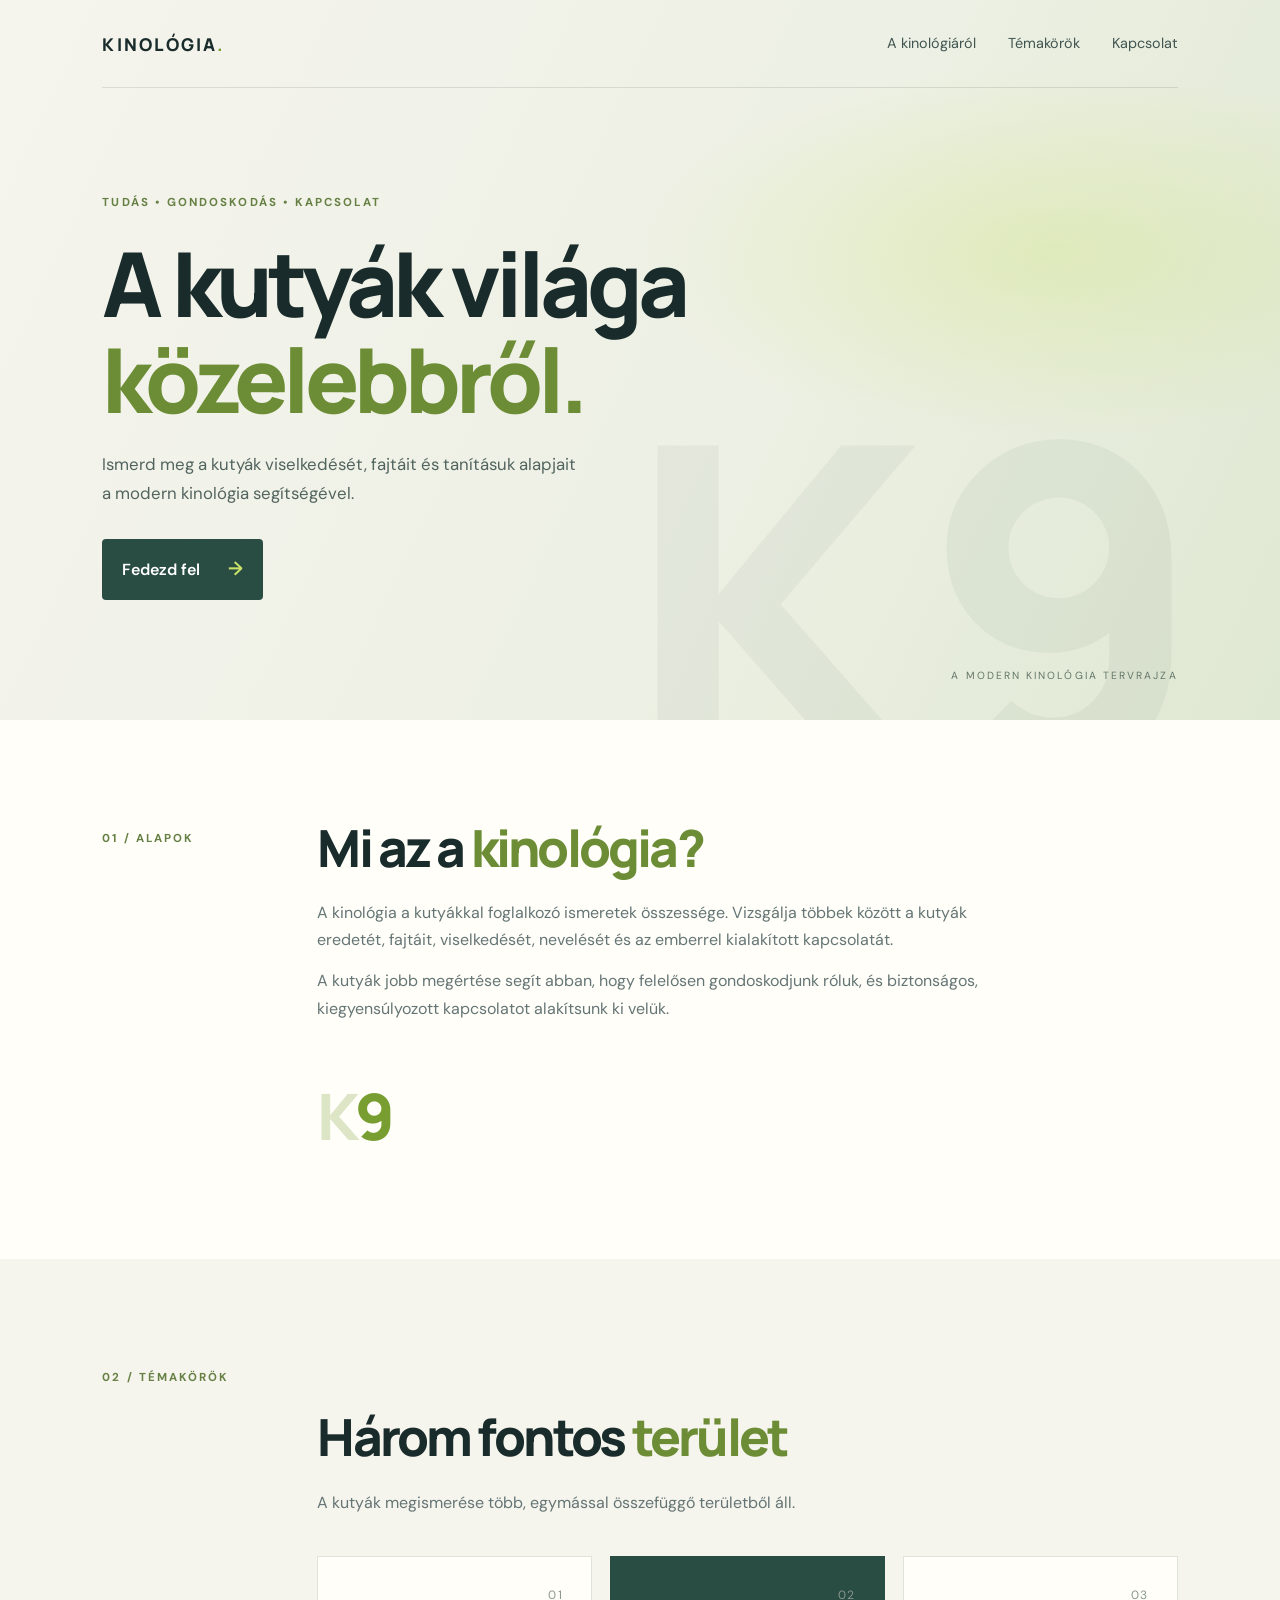
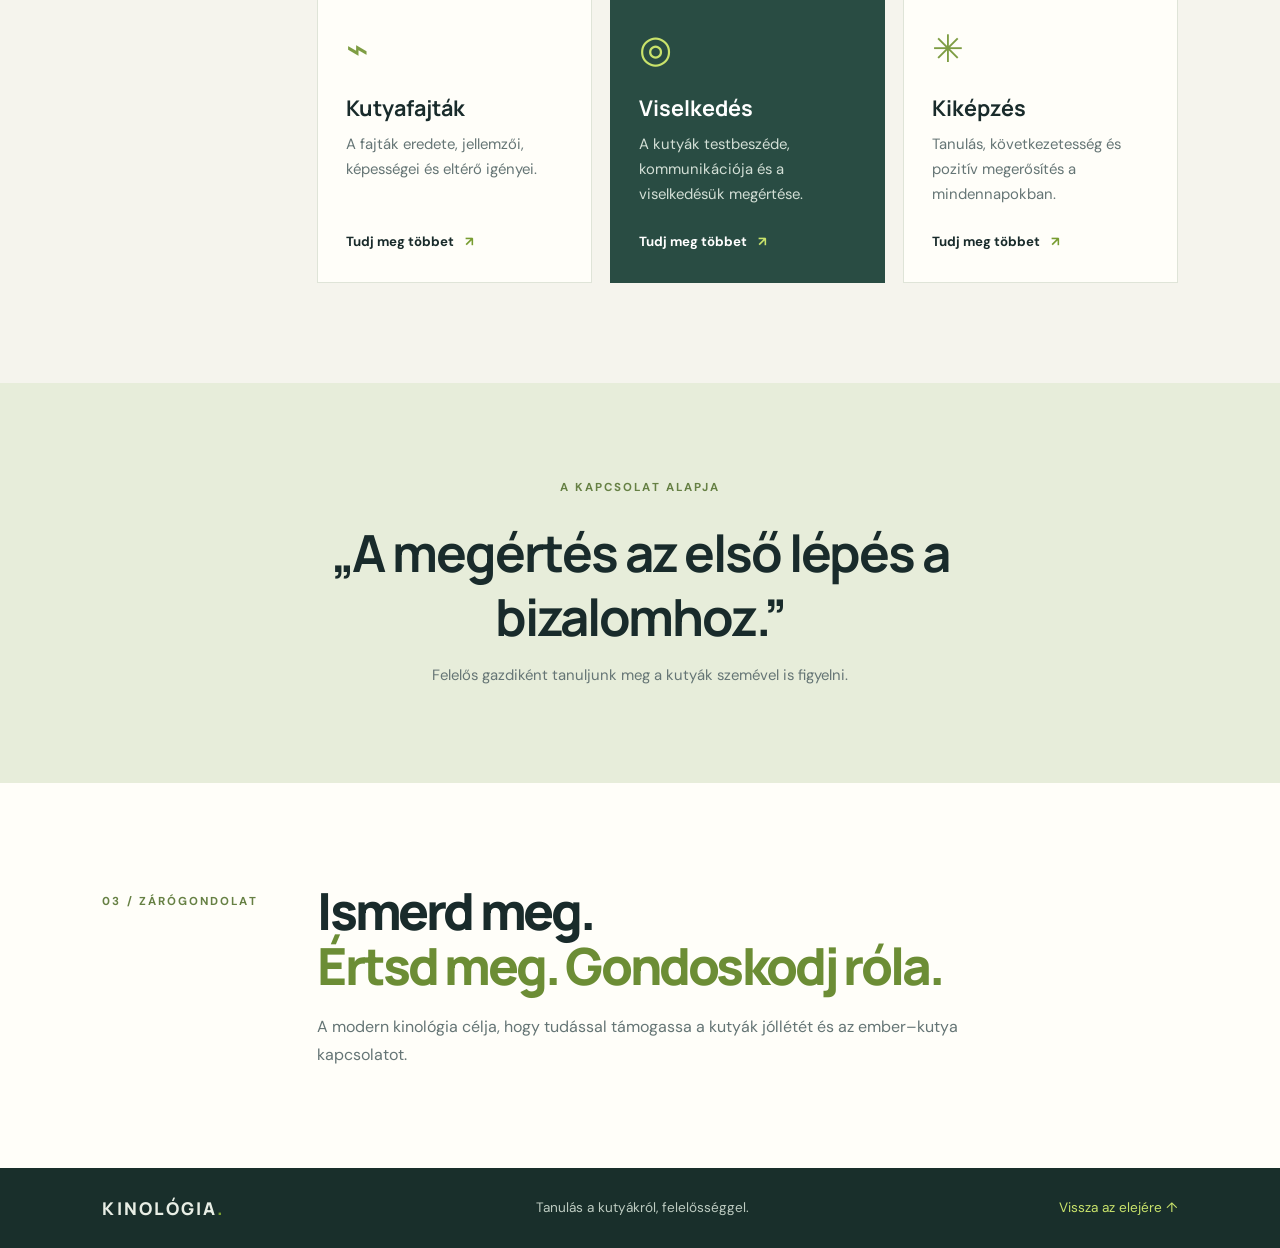
<file: index.html>
<!DOCTYPE html>
<html lang="hu">
<head>
  <meta charset="UTF-8">
  <meta name="viewport" content="width=device-width, initial-scale=1.0">
  <title>A modern kinológia</title>
  <link rel="stylesheet" href="style.css">
</head>
<body>
  <header class="hero" id="kezdolap">
    <nav class="navbar">
      <a class="logo" href="#kezdolap">KINOLÓGIA<span>.</span></a>
      <div class="nav-links">
        <a href="#rolunk">A kinológiáról</a>
        <a href="#temak">Témakörök</a>
        <a href="#kapcsolat">Kapcsolat</a>
      </div>
    </nav>

    <div class="hero-content">
      <p class="eyebrow">TUDÁS • GONDOSKODÁS • KAPCSOLAT</p>
      <h1>A kutyák világa<br><span>közelebbről.</span></h1>
      <p class="hero-text">
        Ismerd meg a kutyák viselkedését, fajtáit és tanításuk alapjait
        a modern kinológia segítségével.
      </p>
      <a class="button" href="#rolunk">Fedezd fel <span>→</span></a>
    </div>
    <div class="hero-label">A MODERN KINOLÓGIA TERVRAJZA</div>
  </header>

  <main>
    <section class="intro section" id="rolunk">
      <div class="section-mark">01 / ALAPOK</div>
      <div>
        <h2>Mi az a <span>kinológia?</span></h2>
        <p>
          A kinológia a kutyákkal foglalkozó ismeretek összessége.
          Vizsgálja többek között a kutyák eredetét, fajtáit, viselkedését,
          nevelését és az emberrel kialakított kapcsolatát.
        </p>
        <p>
          A kutyák jobb megértése segít abban, hogy felelősen gondoskodjunk
          róluk, és biztonságos, kiegyensúlyozott kapcsolatot alakítsunk ki velük.
        </p>
      </div>
      <div class="intro-number">K<span>9</span></div>
    </section>

    <section class="topics section" id="temak">
      <div class="section-mark">02 / TÉMAKÖRÖK</div>
      <div class="section-heading">
        <h2>Három fontos <span>terület</span></h2>
        <p>A kutyák megismerése több, egymással összefüggő területből áll.</p>
      </div>

      <div class="card-grid">
        <article class="topic-card">
          <div class="card-number">01</div>
          <div class="card-icon">⌁</div>
          <h3>Kutyafajták</h3>
          <p>A fajták eredete, jellemzői, képességei és eltérő igényei.</p>
          <a href="#kapcsolat">Tudj meg többet <span>↗</span></a>
        </article>

        <article class="topic-card featured">
          <div class="card-number">02</div>
          <div class="card-icon">◎</div>
          <h3>Viselkedés</h3>
          <p>A kutyák testbeszéde, kommunikációja és a viselkedésük megértése.</p>
          <a href="#kapcsolat">Tudj meg többet <span>↗</span></a>
        </article>

        <article class="topic-card">
          <div class="card-number">03</div>
          <div class="card-icon">✳</div>
          <h3>Kiképzés</h3>
          <p>Tanulás, következetesség és pozitív megerősítés a mindennapokban.</p>
          <a href="#kapcsolat">Tudj meg többet <span>↗</span></a>
        </article>
      </div>
    </section>

    <section class="quote-section">
      <p class="eyebrow">A KAPCSOLAT ALAPJA</p>
      <blockquote>„A megértés az első lépés a bizalomhoz.”</blockquote>
      <p class="quote-caption">Felelős gazdiként tanuljunk meg a kutyák szemével is figyelni.</p>
    </section>

    <section class="contact section" id="kapcsolat">
      <div class="section-mark">03 / ZÁRÓGONDOLAT</div>
      <div>
        <h2>Ismerd meg.<br><span>Értsd meg. Gondoskodj róla.</span></h2>
        <p>
          A modern kinológia célja, hogy tudással támogassa a kutyák
          jóllétét és az ember–kutya kapcsolatot.
        </p>
      </div>
    </section>
  </main>

  <footer>
    <a class="logo" href="#kezdolap">KINOLÓGIA<span>.</span></a>
    <p>Tanulás a kutyákról, felelősséggel.</p>
    <a href="#kezdolap" class="back-top">Vissza az elejére ↑</a>
  </footer>
</body>
</html>
</file>
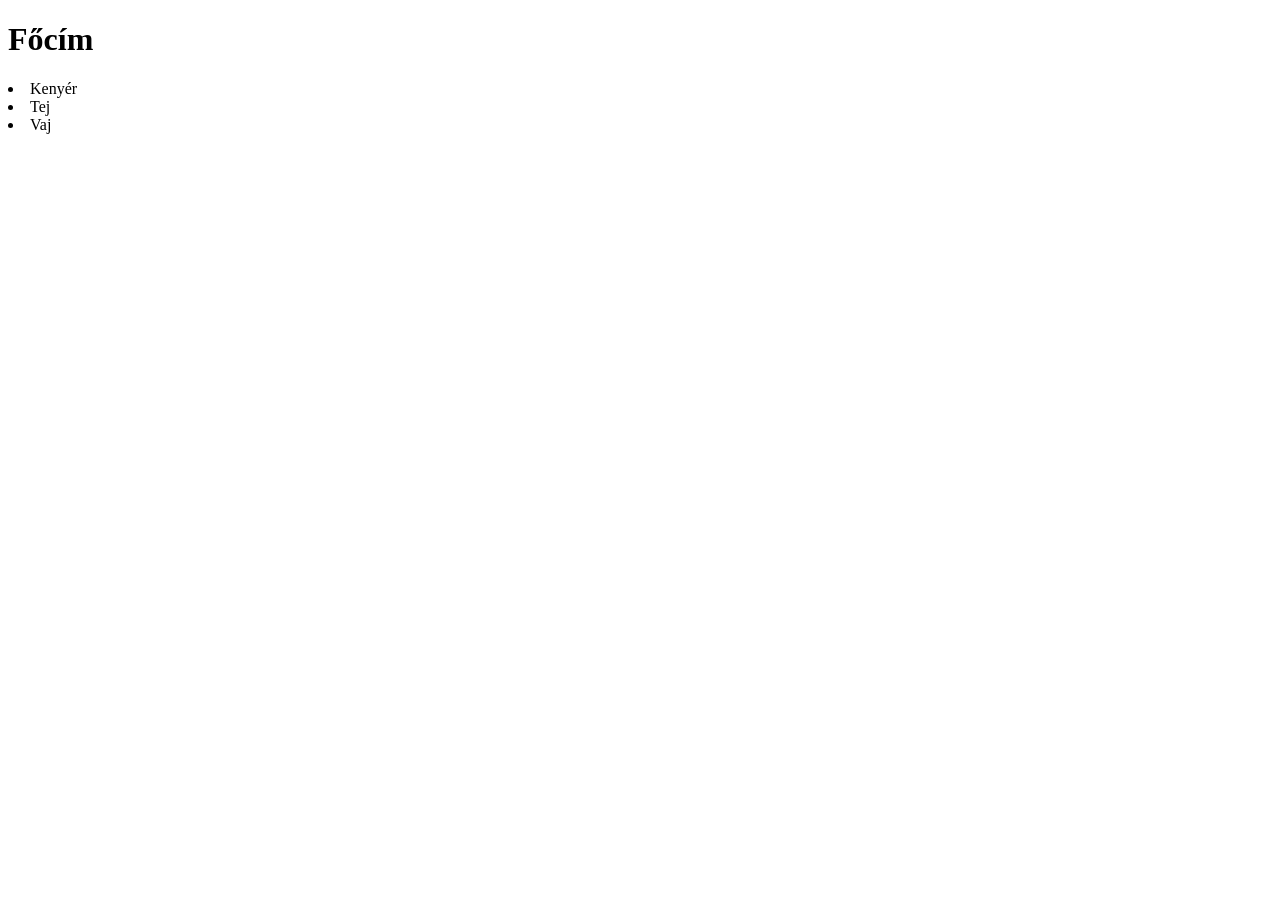
<file: asd.html>
<!DOCTYPE html>
<html lang="hu">
<head>
    <meta charset="UTF-8">
    <meta name="viewport" content="width=device-width, initial-scale=1.0">
    <title>Document</title>
</head>
<body>
    <h1> Főcím </h1>
    <li>Kenyér<li>Tej<li>Vaj</li>
</body>
</html>
</file>
<file: style.css>
@import url('https://fonts.googleapis.com/css2?family=DM+Sans:wght@400;500;600;700&family=Manrope:wght@400;500;600;700;800&display=swap');

:root {
  --ink: #192b2b;
  --muted: #657575;
  --cream: #f5f4ed;
  --paper: #fffef9;
  --green: #c9e36b;
  --deep-green: #294c43;
  --line: #dfe4d8;
}

* {
  box-sizing: border-box;
  margin: 0;
  padding: 0;
}

html { scroll-behavior: smooth; }

body {
  background: var(--paper);
  color: var(--ink);
  font-family: 'DM Sans', sans-serif;
  line-height: 1.7;
}

a { color: inherit; text-decoration: none; }

.hero {
  min-height: 660px;
  position: relative;
  overflow: hidden;
  background:
    radial-gradient(ellipse at 82% 35%, rgba(201, 227, 107, .30), transparent 28%),
    linear-gradient(115deg, #f5f4ed 0%, #edf0e4 58%, #dfe8d2 100%);
  padding: 0 8%;
}

.hero::after {
  content: "K9";
  position: absolute;
  right: 6%;
  bottom: -100px;
  color: rgba(41, 76, 67, .055);
  font: 800 clamp(250px, 35vw, 520px)/1 'Manrope', sans-serif;
  pointer-events: none;
}

.navbar {
  min-height: 88px;
  display: flex;
  justify-content: space-between;
  align-items: center;
  gap: 28px;
  border-bottom: 1px solid rgba(25, 43, 43, .12);
  position: relative;
  z-index: 1;
}

.logo {
  font: 800 1.1rem 'Manrope', sans-serif;
  letter-spacing: .12em;
}

.logo span { color: #789d31; }

.nav-links { display: flex; gap: 32px; }
.nav-links a {
  color: #405450;
  font-size: .9rem;
  transition: color .2s;
}
.nav-links a:hover { color: #789d31; }

.hero-content {
  position: relative;
  z-index: 1;
  max-width: 650px;
  padding: 105px 0 120px;
}

.eyebrow, .section-mark {
  font-size: .72rem;
  font-weight: 700;
  letter-spacing: .18em;
  color: #668044;
}

.hero h1, h2 {
  font-family: 'Manrope', sans-serif;
  font-weight: 800;
  letter-spacing: -.055em;
  line-height: 1.08;
}

.hero h1 {
  font-size: clamp(3.2rem, 7vw, 6rem);
  margin: 22px 0;
}

.hero h1 span, h2 span { color: #6c8d35; }

.hero-text {
  max-width: 475px;
  color: #52645f;
  font-size: 1.05rem;
  margin-bottom: 32px;
}

.button {
  display: inline-flex;
  align-items: center;
  gap: 28px;
  background: var(--deep-green);
  color: white;
  border-radius: 4px;
  padding: 14px 20px;
  font-weight: 600;
  transition: transform .2s, background .2s;
}
.button:hover { transform: translateY(-3px); background: #3d6658; }
.button span { color: var(--green); font-size: 1.2rem; }

.hero-label {
  position: absolute;
  right: 8%;
  bottom: 35px;
  z-index: 1;
  font-size: .65rem;
  letter-spacing: .2em;
  color: #64766a;
}

.section {
  padding: 100px 8%;
  display: grid;
  grid-template-columns: 180px 1fr;
  gap: 35px;
}

.intro { align-items: start; }
.section-mark { padding-top: 9px; white-space: nowrap; }

h2 {
  font-size: clamp(2.2rem, 4vw, 3.5rem);
  margin-bottom: 24px;
}

.intro p, .contact p {
  max-width: 690px;
  color: var(--muted);
  margin-top: 14px;
}

.intro-number {
  grid-column: 2;
  margin-top: 15px;
  font: 800 4rem 'Manrope', sans-serif;
  color: #dce6c6;
  letter-spacing: -.08em;
}
.intro-number span { color: #789d31; }

.topics {
  display: block;
  background: var(--cream);
}
.section-heading { margin: 22px 0 40px 215px; }
.section-heading p { color: var(--muted); }

.card-grid {
  margin-left: 215px;
  display: grid;
  grid-template-columns: repeat(3, minmax(0, 1fr));
  gap: 18px;
}

.topic-card {
  min-height: 300px;
  padding: 28px;
  background: var(--paper);
  border: 1px solid var(--line);
  display: flex;
  flex-direction: column;
  align-items: flex-start;
  transition: transform .25s, box-shadow .25s;
}
.topic-card:hover {
  transform: translateY(-6px);
  box-shadow: 0 15px 35px rgba(25, 43, 43, .08);
}
.topic-card.featured {
  background: var(--deep-green);
  color: white;
  border-color: var(--deep-green);
}
.card-number {
  align-self: flex-end;
  color: #89978d;
  font-size: .75rem;
  letter-spacing: .12em;
}
.card-icon {
  font-size: 2.4rem;
  color: #7e9d43;
  margin: 12px 0 10px;
}
.featured .card-icon { color: var(--green); }
.topic-card h3 {
  font: 700 1.35rem 'Manrope', sans-serif;
  margin-bottom: 10px;
}
.topic-card p { color: var(--muted); font-size: .93rem; }
.featured p { color: #d3dfd6; }
.topic-card a {
  margin-top: auto;
  padding-top: 24px;
  font-size: .83rem;
  font-weight: 700;
}
.topic-card a span { color: #789d31; margin-left: 8px; }
.featured a span { color: var(--green); }

.quote-section {
  padding: 95px 8%;
  text-align: center;
  background: #e7edda;
}
.quote-section blockquote {
  max-width: 850px;
  margin: 22px auto 15px;
  font: 700 clamp(1.8rem, 4vw, 3.2rem)/1.25 'Manrope', sans-serif;
  letter-spacing: -.04em;
}
.quote-caption { color: var(--muted); font-size: .93rem; }

.contact { background: var(--paper); }
.contact h2 { margin-bottom: 20px; }

footer {
  background: #192f2b;
  color: #e8eee5;
  padding: 28px 8%;
  display: flex;
  justify-content: space-between;
  align-items: center;
  gap: 20px;
  flex-wrap: wrap;
}
footer p { color: #bdcbc1; font-size: .85rem; }
.back-top { font-size: .85rem; color: var(--green); }

@media (max-width: 900px) {
  .section { grid-template-columns: 1fr; padding: 75px 7%; }
  .section-mark { margin-bottom: -15px; }
  .section-heading, .card-grid { margin-left: 0; }
  .card-grid { grid-template-columns: 1fr 1fr; }
  .intro-number { grid-column: 1; }
  .hero { padding: 0 7%; }
}

@media (max-width: 600px) {
  .navbar { align-items: flex-start; flex-direction: column; padding: 22px 0; }
  .nav-links { gap: 14px; flex-wrap: wrap; }
  .nav-links a { font-size: .82rem; }
  .hero-content { padding: 75px 0 100px; }
  .hero h1 { font-size: 3.25rem; }
  .hero-label { left: 7%; right: auto; font-size: .58rem; }
  .card-grid { grid-template-columns: 1fr; }
  .topic-card { min-height: 260px; }
  .quote-section { padding: 70px 7%; }
  footer { align-items: flex-start; flex-direction: column; }
}
</file>
